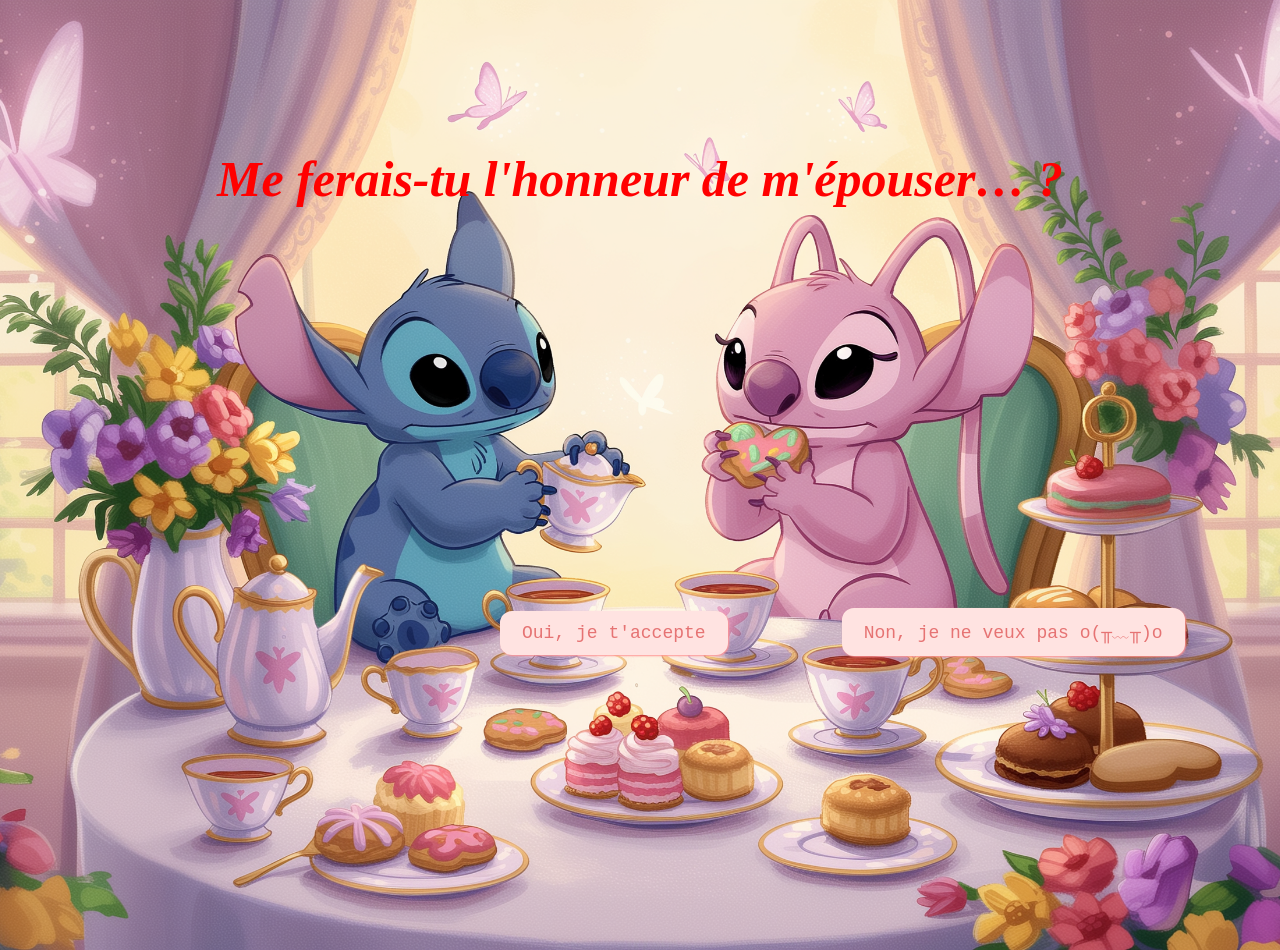
<file: index.html>
<!DOCTYPE html>
<html lang="en">

<head>
    <meta charset="UTF-8">
    <meta name="viewport" content="width=device-width, initial-scale=1.0">
    <title>anais</title>
     <link rel="stylesheet" href="index.css">

<body >

    <p>
     Me ferais-tu l'honneur de m'épouser… ?
    </p>
   
    
    
    <button class="answerButton" id="oussama" onclick="window.location.href='ana.html'">Oui, je t'accepte </button>
   
    <button class="answerButton" id="noButton">Non, je ne veux pas o(╥﹏╥)o</button>
      
  
  <script>
      document
        .getElementById("noButton")
        .addEventListener("click", function () {
          var yesButton = document.querySelector(
            'button[onclick*="ana.html"]'
          );
          var currentFontSize = parseInt(
            window.getComputedStyle(yesButton).fontSize
          );
          yesButton.style.fontSize = currentFontSize + 10 + "px"; // Increase font size by 5px
        });
   </script>
 </body>
</html>
</file>
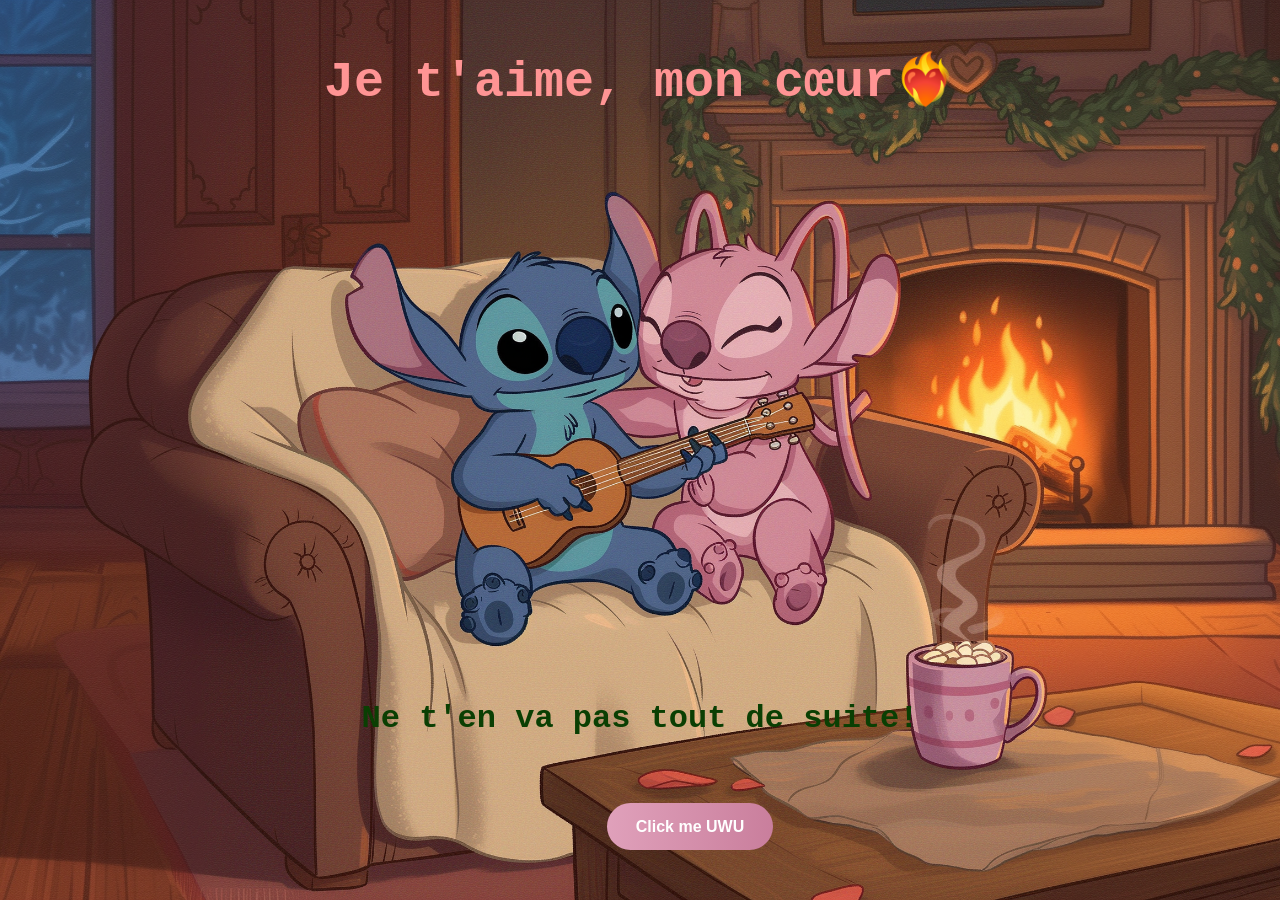
<file: ana.html>
<!DOCTYPE html>
<html lang="en">
<head>
    <meta charset="UTF-8">
    <meta name="viewport" content="width=device-width, initial-scale=1.0">
    <title>Be My Wife 😍</title>
    <link rel="stylesheet" href="ana.css">
</head>
<body>
     <div id="thankyou"><b>Je t'aime, mon cœur❤️‍🔥</b></div>

    
    <br />
    <audio autoplay loop >
        <source  src="congratulations.mp3" type="audio/mpeg">
    </audio>
    <br></br>
     
     <h1 id="love">Ne t'en va pas tout de suite!</h1>
    <button id="ouss" class="button" onclick="location.href='challenge.html'">
      Click me UWU
    </button>
     
    
    <button id="backgroundMusic" onclick="toggleMusic()"></button>
    
    <script>
        const music = document.getElementById('backgroundMusic');
        
        function toggleMusic() {
            if (music.paused) {
                music.play();
            } else {
                music.pause();
            }
        }
    </script>

</body>
</html>
</file>
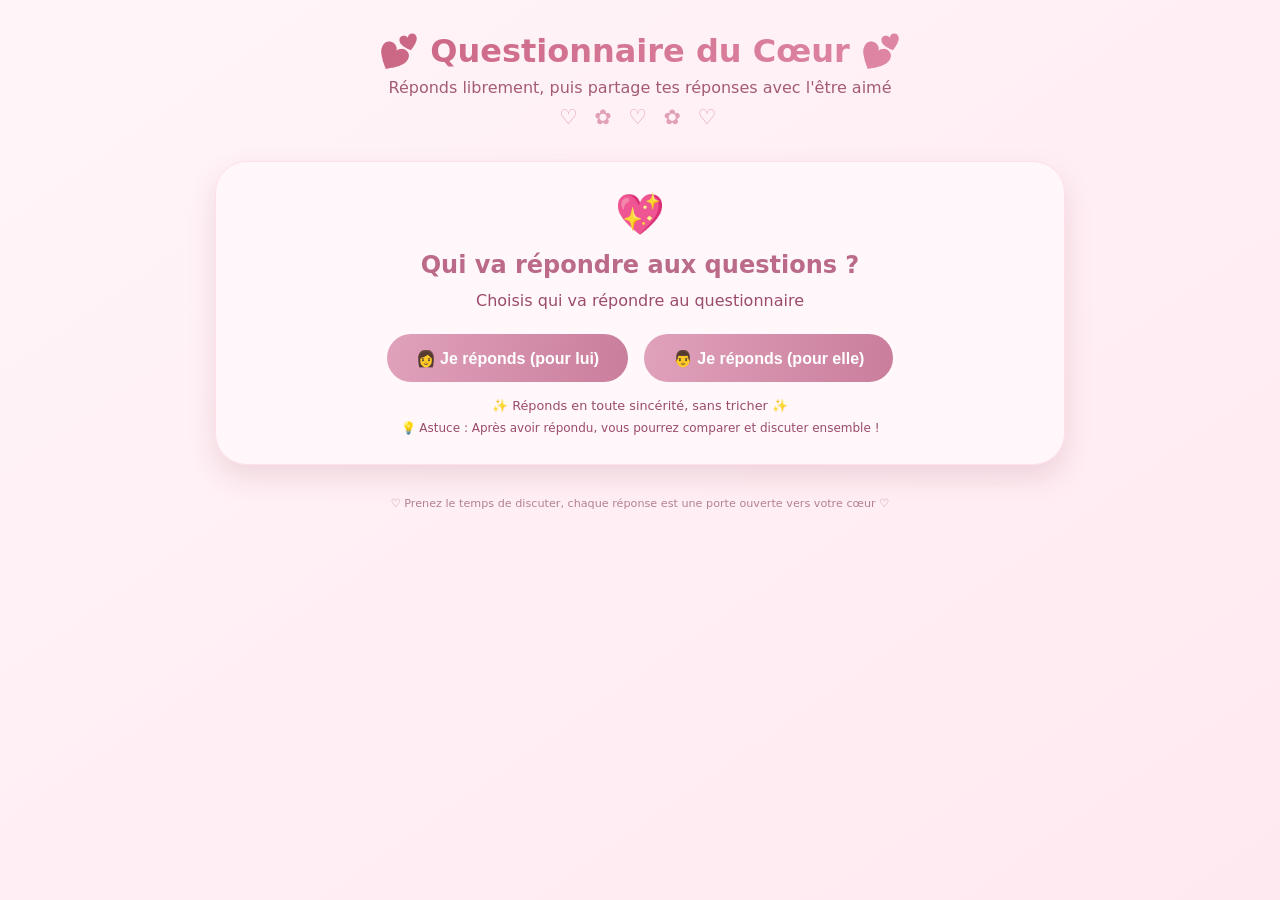
<file: challenge.html>
<!DOCTYPE html>
<html lang="fr">
<head>
    <meta charset="UTF-8">
    <meta name="viewport" content="width=device-width, initial-scale=1.0, viewport-fit=cover">
    <title>💕 Questionnaire du Cœur – Parle-nous de toi 💕</title>
    <link rel="stylesheet" href="challenge.css">
</head>
<body>
<div class="container">
    <div class="game-header">
        <h1>💕 Questionnaire du Cœur 💕</h1>
        <p>Réponds librement, puis partage tes réponses avec l'être aimé</p>
        <div class="heart-divider">♡ ✿ ♡ ✿ ♡</div>
    </div>

    <!-- Carte d'introduction -->
    <div class="intro-card" id="introCard">
        <div class="heart-icon">💖</div>
        <h2>Qui va répondre aux questions ?</h2>
        <p style="margin: 0.5rem 0;">Choisis qui va répondre au questionnaire</p>
        <div class="player-buttons">
            <button class="player-btn" id="player1Btn">👩 Je réponds (pour lui)</button>
            <button class="player-btn" id="player2Btn">👨 Je réponds (pour elle)</button>
        </div>
        <p style="margin-top: 1rem; font-size: 0.8rem;">✨ Réponds en toute sincérité, sans tricher ✨</p>
        <p style="font-size: 0.75rem; margin-top: 0.5rem;">💡 Astuce : Après avoir répondu, vous pourrez comparer et discuter ensemble !</p>
    </div>

    <!-- Carte du questionnaire -->
    <div class="quiz-card" id="quizCard">
        <div class="quiz-header">
            <span class="quiz-title" id="quizTitle">Questionnaire du Cœur</span>
            <span class="quiz-progress" id="progressDisplay">Question 1 / ?</span>
        </div>
        <div class="question-area">
            <div class="question-text" id="questionText"></div>
            <textarea class="answer-input" id="answerInput" rows="3" placeholder="Écris ta réponse ici... Sois honnête et sincère !" autocomplete="off"></textarea>
            <button class="next-btn" id="nextBtn" style="display: none;">💕 Question suivante 💕</button>
        </div>
    </div>

    <!-- Carte des résultats -->
    <div class="result-card" id="resultCard">
        <div class="heart-icon" style="font-size: 2.5rem;">💌</div>
        <div class="result-header" id="resultHeader">Merci d'avoir répondu !</div>
        <div class="result-subtitle" id="resultSubtitle">Voici toutes tes réponses</div>
        <div class="answers-container" id="answersContainer"></div>
        <div class="discussion-message" id="discussionMessage">
            <h4>💬 Maintenant, partage avec ton/ta partenaire ! 💬</h4>
            <p>Prenez un moment pour lire ensemble ces réponses.<br>
            C'est l'occasion parfaite pour mieux vous connaître et discuter de ce qui vous rend uniques.</p>
        </div>
        <button class="btn-reset-game" id="resetGameBtn">🔄 Recommencer le questionnaire</button>
    </div>

    <footer>♡ Prenez le temps de discuter, chaque réponse est une porte ouverte vers votre cœur ♡</footer>
</div>

<script>
    // ============= LISTE DES QUESTIONS (personnalisable) =============
    const questions = [
        "🌙 Quel est sa/son plus grand rêve ou souhait dans la vie ?",
        "🍽️ Quel est sa/son plat préféré ?",
        "📏 Quelle est sa/son taille ?",
        "🎨 Quelle est sa/son couleur préférée ?",
        "🌍 Quel pays rêves-il/elle de visiter en priorité ?",
        "😨 Quelle est sa/son plus grande peur ?",
        "🎵 Quelle est sa/son chanson préférée ? (titre ou artiste)",
        "☕ Quelle est sa/son boisson préférée ?",
        "🐱 Quel est sa/son animal préféré ?",
        "📚 Quel est sa/son film ou série préféré ?",
        "🌸 Quelle est sa/son qualité principale selon lui/elle ?",
        "💪 Quelle est la chose que il/elle admires le plus chez ton/ta partenaire ?",
        "📖 Quel est sa/son livre préféré ?",
        "⏰ À quelle heure te lèves-tu généralement ?",
        "🏆 Quelle est sa/son plus grande fierté ?",
        "🌅 Quelle est sa/son club préféré ?",
        "💭 Quel est sa/son plus beau souvenir avec ton/ta partenaire ?",
        "🧘 Quelle est sa/son façon préférée de te détendre ?",
        "🌟 Si il/elle pouvais avoir un super-pouvoir, lequel choisirais-il/elle ?"
    ];

    // Variables du jeu
    let currentPlayer = null;
    let currentQuestionIndex = 0;
    let userResponses = [];
    let gameActive = false;
    
    // Éléments DOM
    const introCard = document.getElementById('introCard');
    const quizCard = document.getElementById('quizCard');
    const resultCard = document.getElementById('resultCard');
    const questionText = document.getElementById('questionText');
    const answerInput = document.getElementById('answerInput');
    const nextBtn = document.getElementById('nextBtn');
    const progressDisplay = document.getElementById('progressDisplay');
    const quizTitle = document.getElementById('quizTitle');
    const resultHeader = document.getElementById('resultHeader');
    const resultSubtitle = document.getElementById('resultSubtitle');
    const answersContainer = document.getElementById('answersContainer');
    const discussionMessage = document.getElementById('discussionMessage');
    const resetGameBtn = document.getElementById('resetGameBtn');
    
    // Boutons joueur
    const player1Btn = document.getElementById('player1Btn');
    const player2Btn = document.getElementById('player2Btn');
    
    function initGame(player) {
        currentPlayer = player;
        currentQuestionIndex = 0;
        userResponses = [];
        gameActive = true;
        
        if (player === 'player1') {
            quizTitle.innerHTML = '💗 Questionnaire : Les réponses de ta moitié 💗';
            resultHeader.innerHTML = '💗 Merci d\'avoir répondu, ma chérie ! 💗';
            resultSubtitle.innerHTML = 'Voici toutes tes réponses. Partage-les avec ton amoureux/ta amoureuse.';
        } else {
            quizTitle.innerHTML = '💙 Questionnaire : Les réponses de ton moitié 💙';
            resultHeader.innerHTML = '💙 Merci d\'avoir répondu, mon chéri ! 💙';
            resultSubtitle.innerHTML = 'Voici toutes tes réponses. Partage-les avec ton amoureuse/ton amoureux.';
        }
        
        updateProgress();
        loadQuestion();
        
        introCard.style.display = 'none';
        quizCard.style.display = 'block';
        resultCard.style.display = 'none';
        
        nextBtn.style.display = 'none';
        answerInput.value = '';
        answerInput.focus();
    }
    
    function updateProgress() {
        progressDisplay.innerText = `Question ${currentQuestionIndex + 1} / ${questions.length}`;
    }
    
    function loadQuestion() {
        if (!gameActive || currentQuestionIndex >= questions.length) {
            finishQuiz();
            return;
        }
        
        const q = questions[currentQuestionIndex];
        questionText.innerText = q;
        answerInput.value = '';
        nextBtn.style.display = 'none';
        answerInput.focus();
        
        // Écouter l'événement Entrée sur le champ de texte
        const handleEnter = (e) => {
            if (e.key === 'Enter' && !e.shiftKey && answerInput.value.trim() !== '') {
                e.preventDefault();
                validateAndNext();
                answerInput.removeEventListener('keydown', handleEnter);
            }
        };
        answerInput.removeEventListener('keydown', handleEnter);
        answerInput.addEventListener('keydown', handleEnter);
        
        // Afficher le bouton suivant quand l'utilisateur commence à écrire
        const handleInput = () => {
            if (answerInput.value.trim() !== '') {
                nextBtn.style.display = 'block';
            } else {
                nextBtn.style.display = 'none';
            }
        };
        answerInput.removeEventListener('input', handleInput);
        answerInput.addEventListener('input', handleInput);
    }
    
    function validateAndNext() {
        if (!gameActive) return;
        
        const userAnswer = answerInput.value.trim();
        if (userAnswer === "") {
            alert("💕 Écris une réponse avant de continuer, mon cœur ! 💕");
            return;
        }
        
        // Enregistrer la réponse
        userResponses.push({
            question: questions[currentQuestionIndex],
            answer: userAnswer
        });
        
        currentQuestionIndex++;
        
        if (currentQuestionIndex < questions.length) {
            updateProgress();
            loadQuestion();
        } else {
            finishQuiz();
        }
    }
    
    function finishQuiz() {
        gameActive = false;
        quizCard.style.display = 'none';
        resultCard.style.display = 'block';
        
        // Afficher toutes les réponses
        let answersHtml = '';
        userResponses.forEach((resp, idx) => {
            answersHtml += `
                <div class="answer-card">
                    <div class="answer-question">${idx + 1}. ${resp.question}</div>
                    <div class="answer-response">
                        <span>📝 Ta réponse :</span><br>
                        "${resp.answer}"
                    </div>
                </div>
            `;
        });
        
        answersContainer.innerHTML = answersHtml;
        
        // Personnaliser le message de discussion selon le nombre de réponses
        if (userResponses.length > 0) {
            discussionMessage.innerHTML = `
                <h4>💬 Maintenant, partage avec ton/ta partenaire ! 💬</h4>
                <p>Prenez un moment pour lire ensemble ces ${userResponses.length} réponses.<br>
                C'est l'occasion parfaite pour mieux vous connaître et discuter de ce qui vous rend uniques.<br>
                Posez-vous des questions, souriez, et profitez de ce moment de complicité ! 💕</p>
                <p style="margin-top: 0.8rem; font-size: 0.9rem;">✨ N'hésitez pas à demander à votre partenaire de répondre aussi aux mêmes questions ! ✨</p>
            `;
        }
        
        // Faire défiler vers le haut des résultats
        resultCard.scrollIntoView({ behavior: 'smooth', block: 'start' });
    }
    
    function resetGame() {
        introCard.style.display = 'block';
        quizCard.style.display = 'none';
        resultCard.style.display = 'none';
        currentPlayer = null;
        currentQuestionIndex = 0;
        userResponses = [];
        gameActive = false;
        
        nextBtn.style.display = 'none';
        answerInput.value = '';
        
        player1Btn.classList.remove('active');
        player2Btn.classList.remove('active');
    }
    
    // Événements
    player1Btn.addEventListener('click', () => {
        player1Btn.classList.add('active');
        player2Btn.classList.remove('active');
        initGame('player1');
    });
    
    player2Btn.addEventListener('click', () => {
        player2Btn.classList.add('active');
        player1Btn.classList.remove('active');
        initGame('player2');
    });
    
    nextBtn.addEventListener('click', validateAndNext);
    resetGameBtn.addEventListener('click', resetGame);
</script>
</body>
</html>
</file>
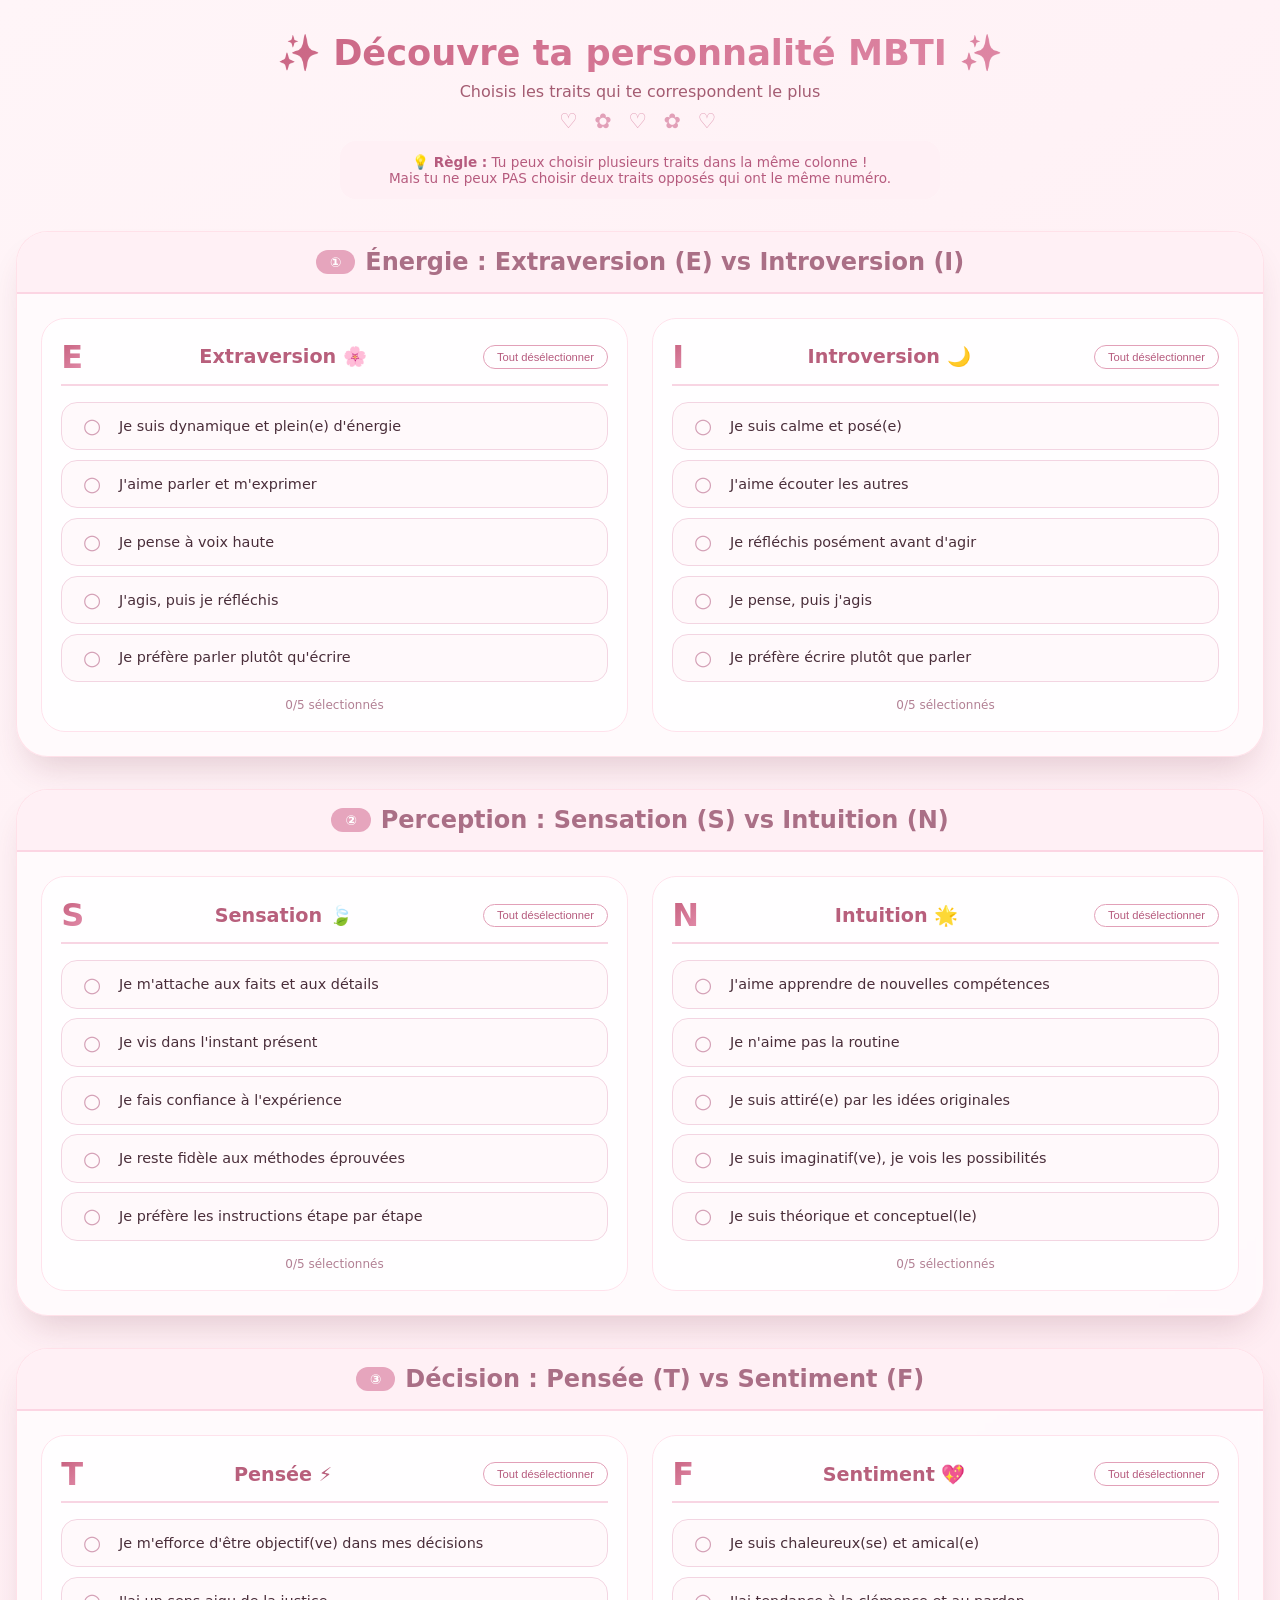
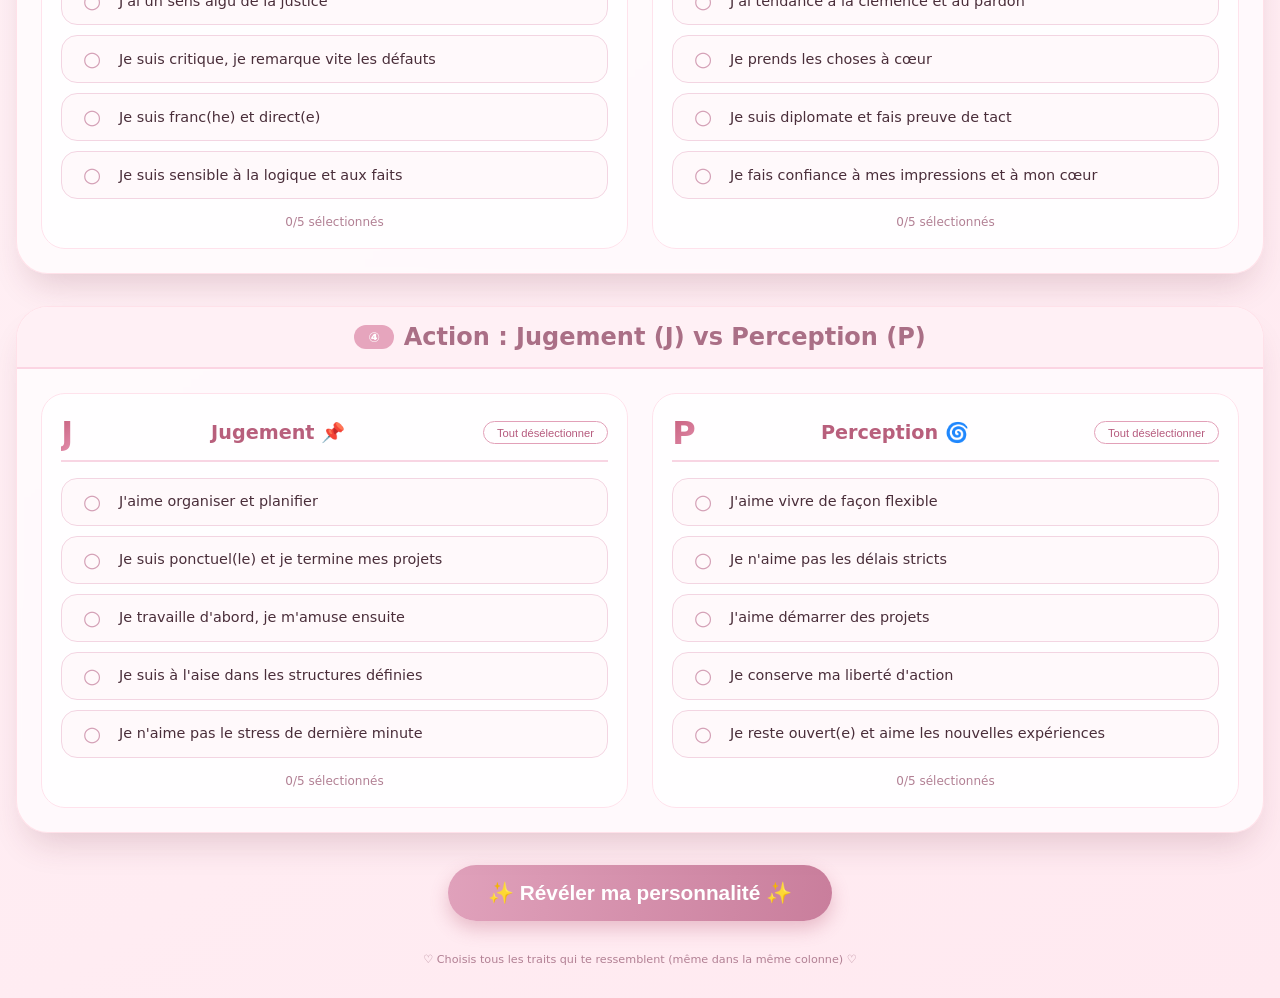
<file: test.html>
<!DOCTYPE html>
<html lang="fr">
<head>
    <meta charset="UTF-8">
    <meta name="viewport" content="width=device-width, initial-scale=1.0, viewport-fit=cover">
    <title>✨ Test MBTI Romantique – Choisis tes traits ✨</title>
    <style>
        * {
            margin: 0;
            padding: 0;
            box-sizing: border-box;
        }

        body {
            background: linear-gradient(145deg, #fff5f8 0%, #ffe9f0 100%);
            font-family: 'Segoe UI', 'Quicksand', 'Poppins', system-ui, -apple-system, sans-serif;
            padding: 2rem 1rem;
            min-height: 100vh;
            color: #3a2c32;
        }

        .container {
            max-width: 1300px;
            margin: 0 auto;
        }

        .test-header {
            text-align: center;
            margin-bottom: 2rem;
        }

        .test-header h1 {
            font-size: 2.2rem;
            background: linear-gradient(135deg, #c45c7a, #e591af);
            background-clip: text;
            -webkit-background-clip: text;
            color: transparent;
        }

        .test-header p {
            color: #a45c72;
            font-weight: 500;
            margin-top: 0.5rem;
        }

        .heart-divider {
            font-size: 1.3rem;
            letter-spacing: 5px;
            color: #e2a0b8;
            margin: 0.5rem 0;
        }

        .info-box {
            background: #fff0f5;
            border-radius: 1rem;
            padding: 0.8rem;
            max-width: 600px;
            margin: 0 auto 1rem auto;
            font-size: 0.85rem;
            color: #b65b7e;
            text-align: center;
        }

        .section-card {
            background: rgba(255, 250, 252, 0.95);
            backdrop-filter: blur(3px);
            border-radius: 2rem;
            box-shadow: 0 20px 35px -12px rgba(110, 40, 60, 0.2);
            margin-bottom: 2rem;
            overflow: hidden;
            border: 1px solid rgba(255, 215, 225, 0.7);
        }

        .section-title {
            background: #fff0f5e6;
            padding: 1rem 1.5rem;
            border-bottom: 2px solid #fcd5e3;
            text-align: center;
        }

        .section-title h2 {
            font-size: 1.5rem;
            font-weight: 600;
            color: #aa6f86;
            display: flex;
            align-items: center;
            justify-content: center;
            gap: 10px;
            flex-wrap: wrap;
        }

        .section-title h2 span {
            background: #e6a5bd;
            color: white;
            font-size: 0.85rem;
            padding: 4px 14px;
            border-radius: 50px;
        }

        .dual-columns {
            display: flex;
            flex-wrap: wrap;
            gap: 1.5rem;
            padding: 1.5rem;
        }

        .trait-column {
            flex: 1;
            min-width: 300px;
            background: #ffffffdd;
            border-radius: 1.5rem;
            padding: 1.2rem;
            border: 1px solid #ffe2ec;
        }

        .trait-header {
            display: flex;
            align-items: center;
            justify-content: space-between;
            margin-bottom: 1rem;
            padding-bottom: 0.5rem;
            border-bottom: 2px solid #f8d5e3;
        }

        .trait-letter {
            font-size: 2rem;
            font-weight: 800;
            background: linear-gradient(135deg, #c45c7a, #e591af);
            background-clip: text;
            -webkit-background-clip: text;
            color: transparent;
        }

        .trait-name {
            font-size: 1.2rem;
            font-weight: 600;
            color: #b85f7c;
        }

        .reset-column-btn {
            background: transparent;
            border: 1px solid #e2a0b8;
            padding: 0.3rem 0.8rem;
            border-radius: 50px;
            color: #b65b7e;
            font-size: 0.7rem;
            cursor: pointer;
            transition: all 0.2s;
        }

        .reset-column-btn:hover {
            background: #ffeef4;
        }

        .trait-list {
            list-style: none;
            margin: 1rem 0;
        }

        .trait-item {
            background: #fff9fb;
            margin: 0.6rem 0;
            padding: 0.7rem 1rem;
            border-radius: 1rem;
            border: 1.5px solid #f3d5e2;
            transition: all 0.2s;
            cursor: pointer;
            display: flex;
            align-items: center;
            gap: 0.8rem;
        }

        .trait-item:hover {
            background: #ffeef4;
            border-color: #e2a0b8;
            transform: translateX(3px);
        }

        .trait-item.selected {
            background: linear-gradient(95deg, #f3dae6, #fce4ef);
            border-color: #e6aac4;
            box-shadow: 0 2px 8px rgba(180, 80, 110, 0.15);
        }

        .trait-item.disabled {
            opacity: 0.5;
            cursor: not-allowed;
            background: #f5f0f2;
        }

        .trait-item.disabled:hover {
            transform: none;
            background: #f5f0f2;
        }

        .trait-check {
            font-size: 1.3rem;
            width: 28px;
            text-align: center;
        }

        .trait-check.selected-check {
            color: #c26084;
        }

        .trait-check.unselected-check {
            color: #d4a0b6;
        }

        .trait-text {
            flex: 1;
            font-size: 0.9rem;
            color: #4a2e3a;
            line-height: 1.3;
        }

        .progress-indicator {
            text-align: center;
            margin-top: 0.8rem;
            font-size: 0.75rem;
            color: #b28094;
            font-weight: 500;
        }

        .reveal-section {
            display: flex;
            flex-direction: column;
            align-items: center;
            margin: 1.5rem 0;
        }

        .btn-primary {
            background: linear-gradient(95deg, #e0a1bb, #c97e9c);
            border: none;
            padding: 1rem 2.5rem;
            font-size: 1.3rem;
            font-weight: bold;
            color: white;
            border-radius: 80px;
            cursor: pointer;
            transition: all 0.3s ease;
            box-shadow: 0 8px 18px rgba(180, 80, 110, 0.3);
            display: inline-flex;
            align-items: center;
            gap: 12px;
        }

        .btn-primary:hover {
            transform: scale(1.02);
            background: linear-gradient(95deg, #da90ae, #bd6d8f);
        }

        .result-card {
            background: #fff7f9f2;
            border-radius: 2rem;
            padding: 1.5rem;
            text-align: center;
            border: 2px solid #ffdae8;
            margin: 1rem 0;
            display: none;
        }

        .result-type {
            font-size: 2.2rem;
            font-weight: 800;
            background: linear-gradient(145deg, #b8426c, #e490ae);
            background-clip: text;
            -webkit-background-clip: text;
            color: transparent;
        }

        .result-name {
            font-size: 1.5rem;
            font-weight: 700;
            color: #79465e;
            margin: 0.5rem 0;
        }

        .result-desc {
            font-size: 0.95rem;
            color: #5c3d49;
            max-width: 500px;
            margin: 0.5rem auto;
            background: #ffeef4;
            padding: 0.5rem 1rem;
            border-radius: 50px;
        }

        .btn-secondary {
            background: linear-gradient(95deg, #e0a1bb, #c97e9c);
            border: none;
            padding: 0.8rem 1.8rem;
            font-size: 1rem;
            font-weight: bold;
            color: white;
            border-radius: 80px;
            cursor: pointer;
            margin-top: 1rem;
            transition: all 0.2s;
            display: inline-flex;
            align-items: center;
            gap: 8px;
        }

        .btn-secondary:hover {
            transform: scale(1.02);
        }

        footer {
            text-align: center;
            margin-top: 2rem;
            font-size: 0.7rem;
            color: #b28094;
        }

        @media (max-width: 768px) {
            .dual-columns { flex-direction: column; }
            .trait-item { padding: 0.5rem 0.8rem; }
            .trait-text { font-size: 0.85rem; }
        }
    </style>
</head>
<body>
<div class="container">
    <div class="test-header">
        <h1>✨ Découvre ta personnalité MBTI ✨</h1>
        <p>Choisis les traits qui te correspondent le plus</p>
        <div class="heart-divider">♡ ✿ ♡ ✿ ♡</div>
        <div class="info-box">
            💡 <strong>Règle :</strong> Tu peux choisir plusieurs traits dans la même colonne !<br>
            Mais tu ne peux PAS choisir deux traits opposés qui ont le même numéro.
        </div>
    </div>

    <!-- Dimension 1: E vs I -->
    <div class="section-card">
        <div class="section-title">
            <h2><span>①</span> Énergie : Extraversion (E) vs Introversion (I)</h2>
        </div>
        <div class="dual-columns">
            <div class="trait-column">
                <div class="trait-header">
                    <span class="trait-letter">E</span>
                    <span class="trait-name">Extraversion 🌸</span>
                    <button class="reset-column-btn" onclick="resetColumn('e')">Tout désélectionner</button>
                </div>
                <div class="trait-list" id="e-list"></div>
                <div class="progress-indicator" id="e-progress">0/5 sélectionnés</div>
            </div>
            <div class="trait-column">
                <div class="trait-header">
                    <span class="trait-letter">I</span>
                    <span class="trait-name">Introversion 🌙</span>
                    <button class="reset-column-btn" onclick="resetColumn('i')">Tout désélectionner</button>
                </div>
                <div class="trait-list" id="i-list"></div>
                <div class="progress-indicator" id="i-progress">0/5 sélectionnés</div>
            </div>
        </div>
    </div>

    <!-- Dimension 2: S vs N -->
    <div class="section-card">
        <div class="section-title">
            <h2><span>②</span> Perception : Sensation (S) vs Intuition (N)</h2>
        </div>
        <div class="dual-columns">
            <div class="trait-column">
                <div class="trait-header">
                    <span class="trait-letter">S</span>
                    <span class="trait-name">Sensation 🍃</span>
                    <button class="reset-column-btn" onclick="resetColumn('s')">Tout désélectionner</button>
                </div>
                <div class="trait-list" id="s-list"></div>
                <div class="progress-indicator" id="s-progress">0/5 sélectionnés</div>
            </div>
            <div class="trait-column">
                <div class="trait-header">
                    <span class="trait-letter">N</span>
                    <span class="trait-name">Intuition 🌟</span>
                    <button class="reset-column-btn" onclick="resetColumn('n')">Tout désélectionner</button>
                </div>
                <div class="trait-list" id="n-list"></div>
                <div class="progress-indicator" id="n-progress">0/5 sélectionnés</div>
            </div>
        </div>
    </div>

    <!-- Dimension 3: T vs F -->
    <div class="section-card">
        <div class="section-title">
            <h2><span>③</span> Décision : Pensée (T) vs Sentiment (F)</h2>
        </div>
        <div class="dual-columns">
            <div class="trait-column">
                <div class="trait-header">
                    <span class="trait-letter">T</span>
                    <span class="trait-name">Pensée ⚡</span>
                    <button class="reset-column-btn" onclick="resetColumn('t')">Tout désélectionner</button>
                </div>
                <div class="trait-list" id="t-list"></div>
                <div class="progress-indicator" id="t-progress">0/5 sélectionnés</div>
            </div>
            <div class="trait-column">
                <div class="trait-header">
                    <span class="trait-letter">F</span>
                    <span class="trait-name">Sentiment 💖</span>
                    <button class="reset-column-btn" onclick="resetColumn('f')">Tout désélectionner</button>
                </div>
                <div class="trait-list" id="f-list"></div>
                <div class="progress-indicator" id="f-progress">0/5 sélectionnés</div>
            </div>
        </div>
    </div>

    <!-- Dimension 4: J vs P -->
    <div class="section-card">
        <div class="section-title">
            <h2><span>④</span> Action : Jugement (J) vs Perception (P)</h2>
        </div>
        <div class="dual-columns">
            <div class="trait-column">
                <div class="trait-header">
                    <span class="trait-letter">J</span>
                    <span class="trait-name">Jugement 📌</span>
                    <button class="reset-column-btn" onclick="resetColumn('j')">Tout désélectionner</button>
                </div>
                <div class="trait-list" id="j-list"></div>
                <div class="progress-indicator" id="j-progress">0/5 sélectionnés</div>
            </div>
            <div class="trait-column">
                <div class="trait-header">
                    <span class="trait-letter">P</span>
                    <span class="trait-name">Perception 🌀</span>
                    <button class="reset-column-btn" onclick="resetColumn('p')">Tout désélectionner</button>
                </div>
                <div class="trait-list" id="p-list"></div>
                <div class="progress-indicator" id="p-progress">0/5 sélectionnés</div>
            </div>
        </div>
    </div>

    <div class="reveal-section">
        <button class="btn-primary" id="revealBtn">✨ Révéler ma personnalité ✨</button>
    </div>

    <div id="resultCard" class="result-card">
        <div class="result-type" id="resultType">----</div>
        <div class="result-name" id="resultName"></div>
        <div class="result-desc" id="resultDesc"></div>
       
    </div>

    <footer>♡ Choisis tous les traits qui te ressemblent (même dans la même colonne) ♡</footer>
</div>

<script>
    // Définition des 5 traits pour chaque catégorie
    const traitsData = {
        e: [
            "Je suis dynamique et plein(e) d'énergie",
            "J'aime parler et m'exprimer",
            "Je pense à voix haute",
            "J'agis, puis je réfléchis",
            "Je préfère parler plutôt qu'écrire"
        ],
        i: [
            "Je suis calme et posé(e)",
            "J'aime écouter les autres",
            "Je réfléchis posément avant d'agir",
            "Je pense, puis j'agis",
            "Je préfère écrire plutôt que parler"
        ],
        s: [
            "Je m'attache aux faits et aux détails",
            "Je vis dans l'instant présent",
            "Je fais confiance à l'expérience",
            "Je reste fidèle aux méthodes éprouvées",
            "Je préfère les instructions étape par étape"
        ],
        n: [
            "J'aime apprendre de nouvelles compétences",
            "Je n'aime pas la routine",
            "Je suis attiré(e) par les idées originales",
            "Je suis imaginatif(ve), je vois les possibilités",
            "Je suis théorique et conceptuel(le)"
        ],
        t: [
            "Je m'efforce d'être objectif(ve) dans mes décisions",
            "J'ai un sens aigu de la justice",
            "Je suis critique, je remarque vite les défauts",
            "Je suis franc(he) et direct(e)",
            "Je suis sensible à la logique et aux faits"
        ],
        f: [
            "Je suis chaleureux(se) et amical(e)",
            "J'ai tendance à la clémence et au pardon",
            "Je prends les choses à cœur",
            "Je suis diplomate et fais preuve de tact",
            "Je fais confiance à mes impressions et à mon cœur"
        ],
        j: [
            "J'aime organiser et planifier",
            "Je suis ponctuel(le) et je termine mes projets",
            "Je travaille d'abord, je m'amuse ensuite",
            "Je suis à l'aise dans les structures définies",
            "Je n'aime pas le stress de dernière minute"
        ],
        p: [
            "J'aime vivre de façon flexible",
            "Je n'aime pas les délais stricts",
            "J'aime démarrer des projets",
            "Je conserve ma liberté d'action",
            "Je reste ouvert(e) et aime les nouvelles expériences"
        ]
    };

    // État des sélections: pour chaque colonne, un tableau des indices sélectionnés
    let selections = {
        e: new Set(),
        i: new Set(),
        s: new Set(),
        n: new Set(),
        t: new Set(),
        f: new Set(),
        j: new Set(),
        p: new Set()
    };

    // Map des opposés
    const oppositeMap = {
        e: 'i', i: 'e',
        s: 'n', n: 's',
        t: 'f', f: 't',
        j: 'p', p: 'j'
    };

    // Initialiser l'affichage
    function initTraits() {
        const columns = ['e', 'i', 's', 'n', 't', 'f', 'j', 'p'];
        columns.forEach(col => {
            const container = document.getElementById(`${col}-list`);
            const traits = traitsData[col];
            container.innerHTML = '';
            traits.forEach((trait, idx) => {
                const div = document.createElement('div');
                div.className = 'trait-item';
                div.dataset.index = idx;
                div.dataset.column = col;
                div.innerHTML = `
                    <div class="trait-check">○</div>
                    <div class="trait-text">${trait}</div>
                `;
                div.addEventListener('click', () => toggleTrait(col, idx));
                container.appendChild(div);
            });
            updateColumnDisplay(col);
            updateProgress(col);
        });
    }

    // Basculer la sélection d'un trait
    function toggleTrait(column, index) {
        const opposite = oppositeMap[column];
        const isSelected = selections[column].has(index);
        
        if (isSelected) {
            // Désélectionner ce trait
            selections[column].delete(index);
        } else {
            // Vérifier si le trait opposé avec le même index est sélectionné
            if (selections[opposite].has(index)) {
                // Si oui, on le désélectionne d'abord
                selections[opposite].delete(index);
                updateColumnDisplay(opposite);
                updateProgress(opposite);
            }
            // Puis on sélectionne le nouveau
            selections[column].add(index);
        }
        
        // Mettre à jour l'affichage
        updateColumnDisplay(column);
        updateProgress(column);
    }

    // Mettre à jour l'affichage d'une colonne
    function updateColumnDisplay(column) {
        const container = document.getElementById(`${column}-list`);
        const items = container.querySelectorAll('.trait-item');
        const selectedSet = selections[column];
        
        items.forEach((item, idx) => {
            const checkSpan = item.querySelector('.trait-check');
            if (selectedSet.has(idx)) {
                item.classList.add('selected');
                checkSpan.innerHTML = '●';
                checkSpan.style.color = '#c26084';
            } else {
                item.classList.remove('selected');
                checkSpan.innerHTML = '○';
                checkSpan.style.color = '#d4a0b6';
            }
        });
    }

    // Mettre à jour le compteur de progression
    function updateProgress(column) {
        const progressSpan = document.getElementById(`${column}-progress`);
        const count = selections[column].size;
        progressSpan.innerHTML = `${count}/5 sélectionné${count !== 1 ? 's' : ''}`;
    }

    // Réinitialiser une colonne
    function resetColumn(column) {
        selections[column].clear();
        updateColumnDisplay(column);
        updateProgress(column);
    }

    // Calculer le type MBTI basé sur les sélections
    function calculateMBTI() {
        // Compter le nombre de sélections dans chaque catégorie
        let eCount = selections.e.size;
        let iCount = selections.i.size;
        let sCount = selections.s.size;
        let nCount = selections.n.size;
        let tCount = selections.t.size;
        let fCount = selections.f.size;
        let jCount = selections.j.size;
        let pCount = selections.p.size;
        
        // Déterminer chaque lettre
        // Si égalité, on donne la préférence à celle qui a le plus de poids émotionnel (personnalisation)
        let letter1, letter2, letter3, letter4;
        
        if (eCount > iCount) letter1 = 'E';
        else if (iCount > eCount) letter1 = 'I';
        else letter1 = (Math.random() > 0.5 ? 'E' : 'I');
        
        if (sCount > nCount) letter2 = 'S';
        else if (nCount > sCount) letter2 = 'N';
        else letter2 = (Math.random() > 0.5 ? 'S' : 'N');
        
        if (tCount > fCount) letter3 = 'T';
        else if (fCount > tCount) letter3 = 'F';
        else letter3 = (Math.random() > 0.5 ? 'T' : 'F');
        
        if (jCount > pCount) letter4 = 'J';
        else if (pCount > jCount) letter4 = 'P';
        else letter4 = (Math.random() > 0.5 ? 'J' : 'P');
        
        return letter1 + letter2 + letter3 + letter4;
    }

    // Base de données des personnalités
    const personalityDatabase = {
        'INTJ': { name: "L'Architecte", desc: "Stratège visionnaire, esprit indépendant. Tu construis des mondes avec rigueur et une profondeur mystérieuse." },
        'INTP': { name: "L'Innovateur", desc: "Esprit curieux, amoureux des idées abstraites. Tu cherches la vérité avec une douce excentricité." },
        'ENTJ': { name: "Le Commandant", desc: "Leader charismatique, ambitieux et inspirant. Tu guides avec force et bienveillance." },
        'ENTP': { name: "L'Innovateur inspiré", desc: "Débatteur inventif, toujours enthousiaste. Tu vois mille possibilités et sais les partager." },
        'INFJ': { name: "L'Avocat", desc: "Idéaliste mystique, guide silencieux. Ton empathie et ta vision changent le monde avec douceur." },
        'INFP': { name: "Le Médiateur", desc: "Poète altruiste, toujours prêt à défendre une cause. Ton cœur est un océan de rêves." },
        'ENFJ': { name: "Le Protagoniste", desc: "Leader inspirant, fascinant et humain. Tu élèves les autres avec ton charisme sincère." },
        'ENFP': { name: "L'Inspirateur", desc: "Esprit libre, enthousiaste et créatif. Tu trouves une raison de sourire en chaque instant." },
        'ISTJ': { name: "Le Logisticien", desc: "Fiable et méticuleux, tu incarnes la stabilité. Ta loyauté est un trésor rare." },
        'ISFJ': { name: "Le Défenseur", desc: "Protecteur discret, tu prends soin des autres avec une dévotion infinie." },
        'ESTJ': { name: "Le Directeur", desc: "Efficace et structuré, tu organises le chaos avec autorité et pragmatisme." },
        'ESFJ': { name: "Le Consul", desc: "Sociable et bienveillant, tu crées l'harmonie autour de toi. Ton soutien est précieux." },
        'ISTP': { name: "Le Virtuose", desc: "Audacieux et pragmatique, tu explores le monde avec une ingéniosité calme." },
        'ISFP': { name: "L'Aventurier", desc: "Artiste flexible, charmant et spontané. Tu vis l'instant avec une élégance discrète." },
        'ESTP': { name: "L'Entrepreneur", desc: "Énergique et perspicace, tu aimes l'action et les défis. Un esprit vif et séduisant." },
        'ESFP': { name: "L'Amuseur", desc: "Spontané, enthousiaste, avec toi on ne s'ennuie jamais. Rayon de soleil naturel." }
    };

    function getPersonalityDetails(typeCode) {
        if (personalityDatabase[typeCode]) {
            return personalityDatabase[typeCode];
        }
        return { name: "Esprit Unique", desc: "Tu es un mélange rare, une personnalité qui tisse sa propre magie." };
    }

    function saveAndShowResult() {
        const type = calculateMBTI();
        const details = getPersonalityDetails(type);
        
        // Sauvegarder dans localStorage
        const personalityData = {
            typeCode: type,
            name: details.name,
            desc: details.desc
        };
        localStorage.setItem('userPersonality', JSON.stringify(personalityData));
        
        // Afficher le résultat
        const resultCard = document.getElementById('resultCard');
        resultCard.style.display = 'block';
        document.getElementById('resultType').innerHTML = type + " ♡";
        document.getElementById('resultName').innerHTML = details.name;
        document.getElementById('resultDesc').innerHTML = details.desc;
        
        resultCard.scrollIntoView({ behavior: 'smooth', block: 'start' });
    }

    // Événements
    document.getElementById('revealBtn').addEventListener('click', saveAndShowResult);
    
    

    // Exposer resetColumn globalement
    window.resetColumn = resetColumn;
    window.toggleTrait = toggleTrait;
    
    // Initialisation
    initTraits();
</script>
</body>
</html>
</file>
<file: index.css>
p{
    color: red;
    font-size: 50px;
    font-style: italic;
    padding:  100px ;
    font-weight: bold;
    text-align: center;
    text-decoration: wavy;
   
}
h1{
    color: rgb(8, 27, 237);
    font-size: 40px;
}
h2{
    color: rgb(8, 27, 237);
    font-size: 40px;
    
}
.rep1 {
    width: 100px;
    height: 50px;
    font-size: 20px;
    margin-left: 100px;
    text-align:left 100px;
    text-decoration: wavy;
}
.rep2{
    width: 100px;
    height: 50px;
    font-size: 20px;
    margin-left: 100px;
    text-align:right 100px;
    text-decoration: wavy;
   
}

#noButton {
    margin-top: 250px;
    margin-left: 100px;
}
#oussama {
   
   margin-left: 500px;

}


body {
    margin: 0;
    padding: 0;
    min-height: 100vh;
    background: linear-gradient(135deg, #e67ac9, #fad0c4, #b81218);
    background-size: 200% 200%;
    animation: gradientShift 5s ease infinite;
    position: relative;
    background-image: url(makla.png);
    background-size: cover;
    background-position: center;
    background-attachment: scroll;
    background-repeat: no-repeat;
    
}


.answerButton:hover {
  background-color: #ff9494;
  color: #ffe3e1;
  border: 2px solid #ff9494;
  box-shadow: 1px 1px 2px #ffe3e1;
}
.answerButton {
  padding: 10px 20px;
  font-size: 18px;
  cursor: pointer;
  margin: 10px;
  font-family: "courier";
  margin-bottom: 20px;
  background-color: #ffe3e1;
  color: #e67373;
  border-radius: 12px;
  border: 2px solid #ffe3e1;
  box-shadow: 1px 1px 2px #ff9494;
  transition: 0.3s;
}
</file>
<file: ana.css>
body {
  text-align: center;
  margin-top: 30px;
  font-family: "Courier";
  
  text-decoration: wavy;
  background-image: url(gitare.png);
   background-size: cover;
    background-position: center;
    background-attachment:fixed;
    background-repeat: no-repeat;
   
}


#thankyou {
  font-size: 50px;
  margin-bottom: 20px;
  color: #ff9494;
  text-decoration: wavy;
  margin-top: 50px;
}
#rizz {
  margin-bottom: 10 px;
  width: 27%;
  height: auto;
  
}
.button:hover {
  background-color: #ff9494;
  color: #ffe3e1;
  border: 2px solid #ff9494;
  box-shadow: 1px 1px 2px #ffe3e1;
  margin-left: 400px; 
     
}

#anais {
    color: rgb(12, 112, 162);
    text-align: right;
    
    margin-left: 1023px;
    margin-top: 461px;
}
#love{
    color:#0a3f03;
    text-align: unset;
    margin-top: 515px;
    text-decoration: wavy;
}
#ouss{
    
    text-align: left;
   
    display: flex;
    gap: 1rem;
    justify-content: center;
    margin-top: 1.5rem;
    flex-wrap: wrap;
 background: linear-gradient(95deg, #e0a1bb, #c97e9c);
    border: none;
    padding: 0.9rem 1.8rem;
    font-size: 1rem;
    font-weight: bold;
    color: white;
    border-radius: 60px;
    cursor: pointer;
    transition: all 0.2s;
    display: inline-flex;
    align-items: center;
    gap: 8px; 
    margin-left: 100px;
    margin-top:45px;
}
    #backgroundMusic {
    display: none;
    margin-left: 100px;
    background-image: url(stitch1\ -\ Edited.jpg);
    }
</file>
<file: challenge.css>
/* style.css - Fichier de style pour le Questionnaire du Cœur */

* {
    margin: 0;
    padding: 0;
    box-sizing: border-box;
}

body {
    background: linear-gradient(145deg, #fff5f8 0%, #ffe9f0 100%);
    font-family: 'Segoe UI', 'Quicksand', 'Poppins', system-ui, -apple-system, sans-serif;
    padding: 2rem 1rem;
    min-height: 100vh;
    color: #3a2c32;
}

.container {
    max-width: 850px;
    margin: 0 auto;
}

/* En-tête */
.game-header {
    text-align: center;
    margin-bottom: 2rem;
}

.game-header h1 {
    font-size: 2rem;
    background: linear-gradient(135deg, #c45c7a, #e591af);
    background-clip: text;
    -webkit-background-clip: text;
    color: transparent;
}

.game-header p {
    color: #a45c72;
    font-weight: 500;
    margin-top: 0.5rem;
}

.heart-divider {
    font-size: 1.3rem;
    letter-spacing: 5px;
    color: #e2a0b8;
    margin: 0.5rem 0;
}

/* Carte d'introduction */
.intro-card {
    background: rgba(255, 248, 250, 0.96);
    border-radius: 2rem;
    padding: 1.8rem;
    margin-bottom: 2rem;
    text-align: center;
    border: 1px solid #ffdfea;
    box-shadow: 0 12px 28px rgba(140, 60, 80, 0.15);
}

.intro-card .heart-icon {
    font-size: 2.5rem;
    animation: pulse 1.5s infinite;
}

@keyframes pulse {
    0%, 100% { transform: scale(1); opacity: 0.8; }
    50% { transform: scale(1.1); opacity: 1; }
}

.intro-card h2 {
    color: #bb6b89;
    margin: 0.8rem 0;
    font-size: 1.5rem;
}

.intro-card p {
    color: #9b4b6b;
}

/* Boutons joueur */
.player-buttons {
    display: flex;
    gap: 1rem;
    justify-content: center;
    margin-top: 1.5rem;
    flex-wrap: wrap;
}

.player-btn {
    background: linear-gradient(95deg, #e0a1bb, #c97e9c);
    border: none;
    padding: 0.9rem 1.8rem;
    font-size: 1rem;
    font-weight: bold;
    color: white;
    border-radius: 60px;
    cursor: pointer;
    transition: all 0.2s;
    display: inline-flex;
    align-items: center;
    gap: 8px;
}

.player-btn:hover {
    transform: scale(1.02);
    background: linear-gradient(95deg, #da90ae, #bd6d8f);
}

.player-btn.active {
    background: linear-gradient(95deg, #c26084, #b14b6f);
    box-shadow: 0 4px 12px rgba(180, 70, 100, 0.4);
}

/* Carte du questionnaire */
.quiz-card {
    background: rgba(255, 250, 252, 0.95);
    border-radius: 2rem;
    box-shadow: 0 20px 35px -12px rgba(110, 40, 60, 0.2);
    overflow: hidden;
    border: 1px solid rgba(255, 215, 225, 0.7);
    margin-bottom: 2rem;
    display: none;
}

.quiz-header {
    background: #fff0f5e6;
    padding: 1rem 1.5rem;
    border-bottom: 2px solid #fcd5e3;
    display: flex;
    justify-content: space-between;
    align-items: center;
    flex-wrap: wrap;
    gap: 0.5rem;
}

.quiz-title {
    font-size: 1.1rem;
    font-weight: 600;
    color: #aa6f86;
}

.quiz-progress {
    background: #e6a5bd;
    color: white;
    padding: 0.3rem 1rem;
    border-radius: 50px;
    font-size: 0.9rem;
    font-weight: bold;
}

/* Zone des questions */
.question-area {
    padding: 1.8rem;
}

.question-text {
    font-size: 1.3rem;
    font-weight: 600;
    color: #ac5979;
    text-align: center;
    margin-bottom: 1.5rem;
    background: #fff3f8;
    padding: 1rem;
    border-radius: 1.5rem;
    line-height: 1.4;
}

.answer-input {
    width: 100%;
    padding: 1rem;
    font-size: 1rem;
    border: 2px solid #f0c0d2;
    border-radius: 1rem;
    background: white;
    font-family: inherit;
    color: #3a2c32;
    resize: vertical;
    transition: all 0.2s;
}

.answer-input:focus {
    outline: none;
    border-color: #e6aac4;
    box-shadow: 0 0 0 3px rgba(230, 170, 196, 0.2);
}

/* Bouton suivant */
.next-btn {
    background: linear-gradient(95deg, #e0a1bb, #c97e9c);
    border: none;
    padding: 0.9rem 1.8rem;
    font-size: 1rem;
    font-weight: bold;
    color: white;
    border-radius: 60px;
    cursor: pointer;
    transition: all 0.2s;
    width: 100%;
    margin-top: 1rem;
    display: flex;
    align-items: center;
    justify-content: center;
    gap: 8px;
}

.next-btn:hover {
    transform: scale(1.02);
    background: linear-gradient(95deg, #da90ae, #bd6d8f);
}

/* Carte des résultats */
.result-card {
    background: #fff7f9f2;
    border-radius: 2rem;
    padding: 1.8rem;
    text-align: center;
    border: 2px solid #ffdae8;
    margin-top: 1rem;
    display: none;
}

.result-header {
    font-size: 1.8rem;
    font-weight: 700;
    color: #bb6b89;
    margin-bottom: 1rem;
}

.result-subtitle {
    color: #9b4b6b;
    margin-bottom: 1.5rem;
    font-size: 0.95rem;
}

/* Conteneur des réponses */
.answers-container {
    text-align: left;
    margin: 1.5rem 0;
}

.answer-card {
    background: #fffafc;
    border-radius: 1.2rem;
    padding: 1rem;
    margin-bottom: 1rem;
    border-left: 5px solid #e6aac4;
    box-shadow: 0 2px 8px rgba(0,0,0,0.03);
}

.answer-question {
    font-weight: 700;
    color: #ac5979;
    margin-bottom: 0.5rem;
    font-size: 1rem;
}

.answer-response {
    background: #fff0f5;
    padding: 0.8rem;
    border-radius: 1rem;
    color: #5c3d49;
    line-height: 1.4;
    margin-top: 0.3rem;
}

.answer-response span {
    font-weight: 600;
    color: #b65b7e;
}

/* Message de discussion */
.discussion-message {
    background: #ffecf0;
    border-radius: 1.5rem;
    padding: 1.2rem;
    margin: 1.5rem 0;
    text-align: center;
}

.discussion-message h4 {
    color: #bb6b89;
    margin-bottom: 0.5rem;
}

.discussion-message p {
    color: #5c3d49;
}

/* Boutons */
.btn-reset-game {
    background: linear-gradient(95deg, #e0a1bb, #c97e9c);
    border: none;
    padding: 0.8rem 1.5rem;
    font-size: 1rem;
    font-weight: bold;
    color: white;
    border-radius: 60px;
    cursor: pointer;
    margin-top: 1rem;
    transition: 0.2s;
    display: inline-flex;
    align-items: center;
    gap: 8px;
}

.btn-reset-game:hover {
    transform: scale(1.02);
    background: linear-gradient(95deg, #da90ae, #bd6d8f);
}

.btn-secondary {
    background: transparent;
    border: 2px solid #e2a0b8;
    padding: 0.7rem 1.5rem;
    border-radius: 50px;
    color: #b65b7e;
    font-weight: 600;
    cursor: pointer;
    margin-top: 1rem;
    margin-left: 0.5rem;
    transition: 0.2s;
}

.btn-secondary:hover {
    background: #ffeef4;
}

/* Pied de page */
footer {
    text-align: center;
    margin-top: 2rem;
    font-size: 0.7rem;
    color: #b28094;
}

/* Responsive */
@media (max-width: 650px) {
    .question-text {
        font-size: 1.1rem;
    }
    .answer-input {
        font-size: 0.9rem;
    }
    .game-header h1 {
        font-size: 1.5rem;
    }
    .result-header {
        font-size: 1.4rem;
    }
    .player-btn {
        padding: 0.7rem 1.2rem;
        font-size: 0.9rem;
    }
    .answer-card {
        padding: 0.8rem;
    }
}
</file>
